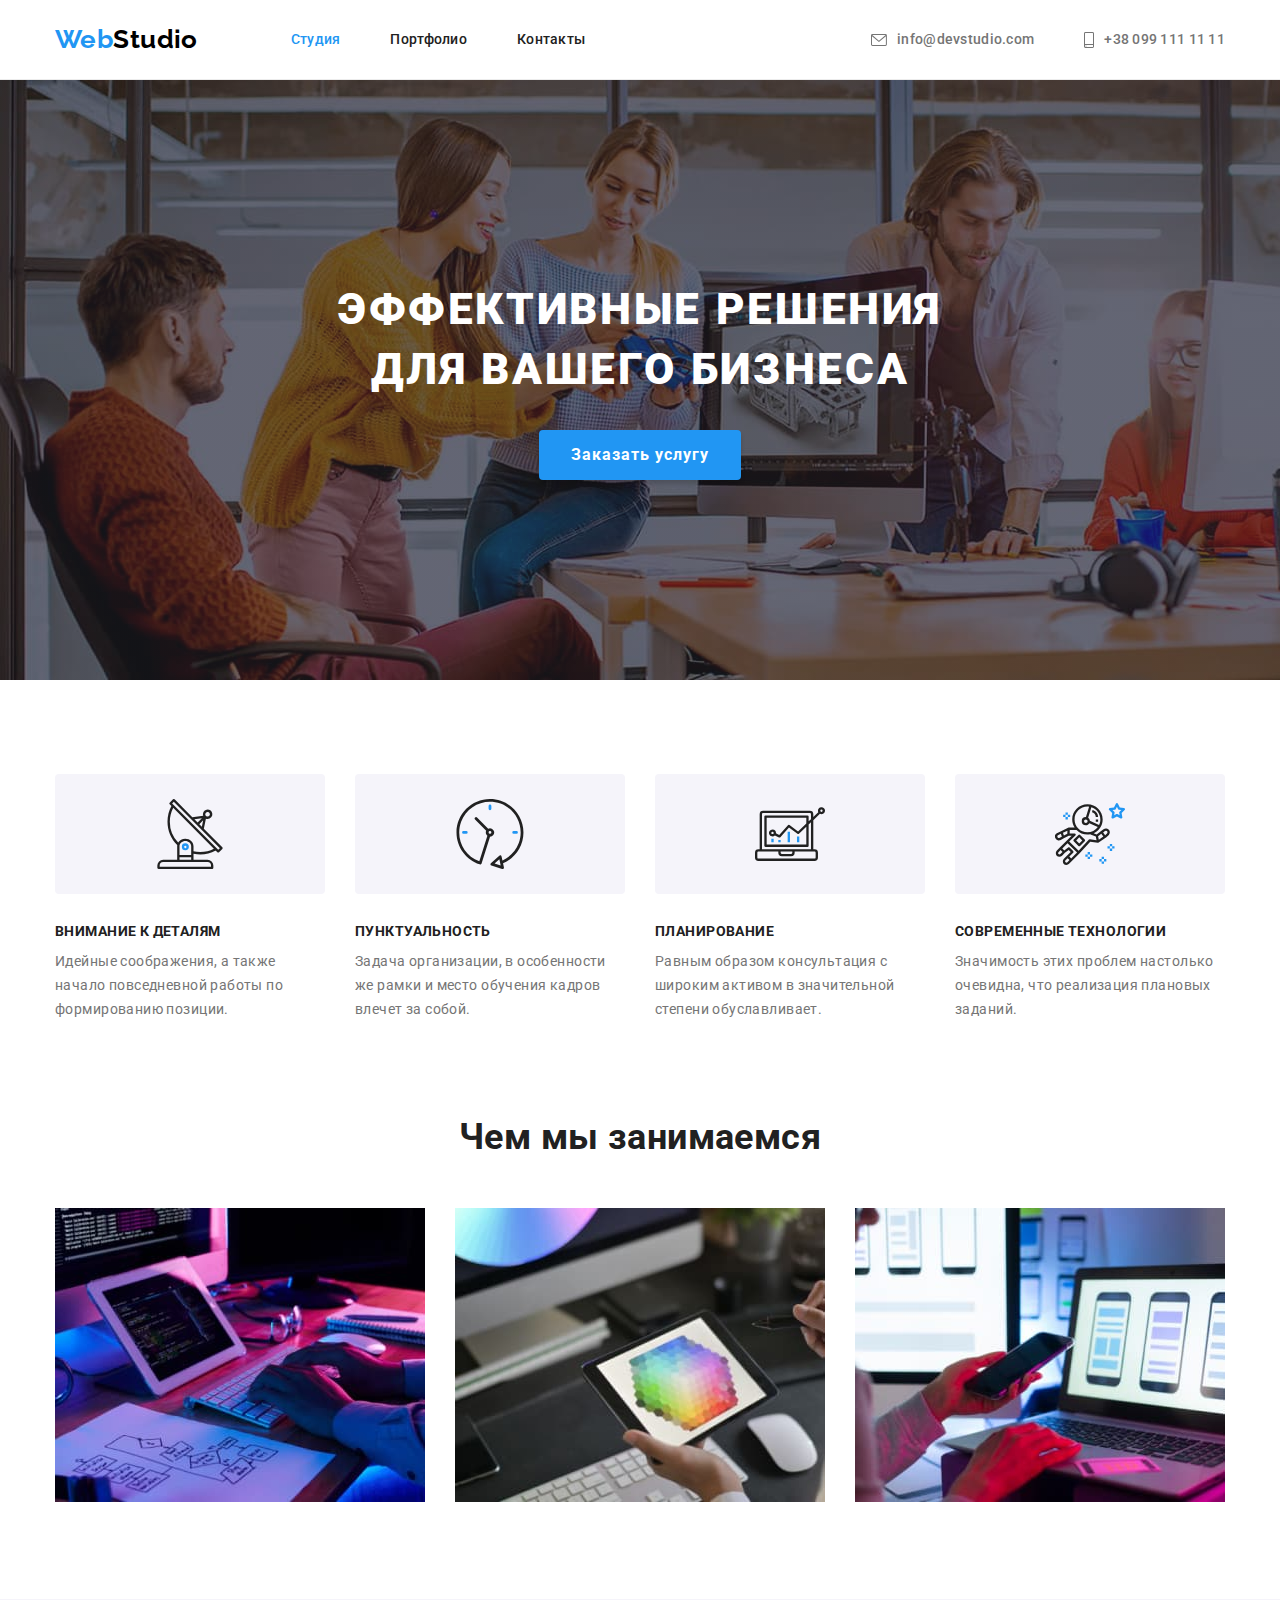
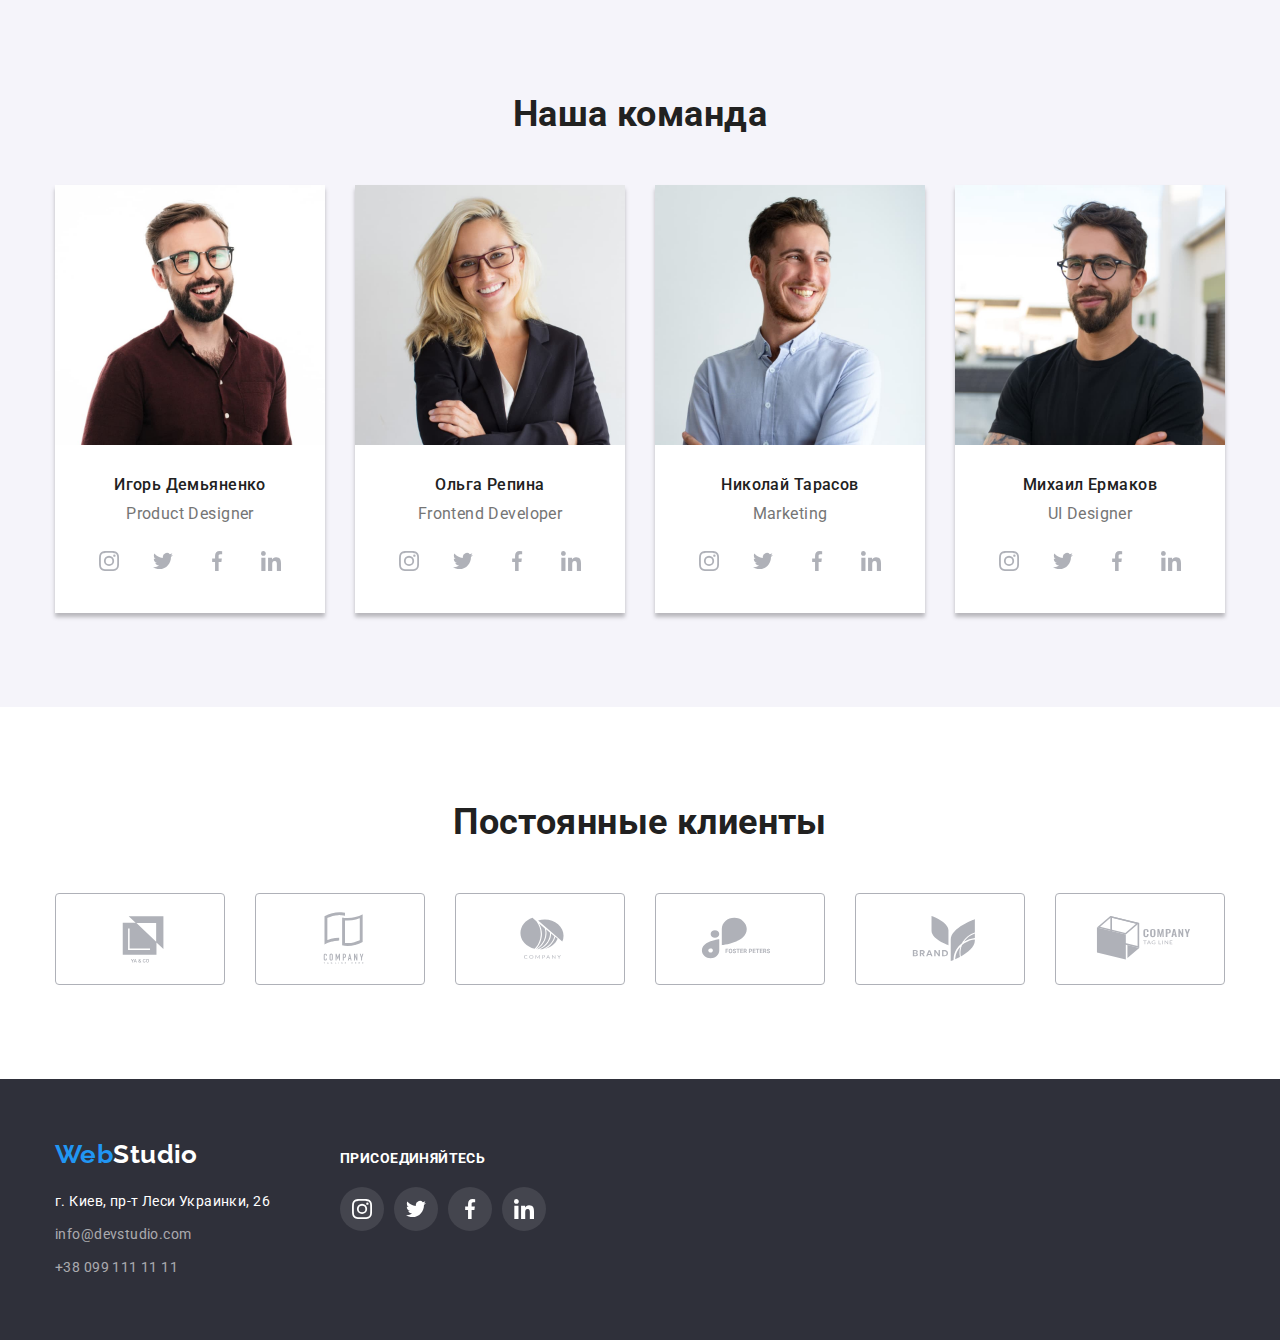
<file: index.html>
<!DOCTYPE html>
<html lang="ru">
  <head>
    <meta charset="UTF-8" />
    <meta http-equiv="X-UA-Compatible" content="IE=edge" />
    <meta name="viewport" content="width=device-width, initial-scale=1.0" />
    <title>Студия</title>
    <link
      href="https://fonts.googleapis.com/css2?family=Raleway:wght@700&family=Roboto:wght@400;500;700;900&display=swap"
      rel="stylesheet"
    />
    <link
      rel="stylesheet"
      href="https://cdnjs.cloudflare.com/ajax/libs/modern-normalize/1.1.0/modern-normalize.min.css"
      integrity="sha512-wpPYUAdjBVSE4KJnH1VR1HeZfpl1ub8YT/NKx4PuQ5NmX2tKuGu6U/JRp5y+Y8XG2tV+wKQpNHVUX03MfMFn9Q=="
      crossorigin="anonymous"
      referrerpolicy="no-referrer"
    />
    <link rel="stylesheet" href="./css/styles.css" />
  </head>

  <body>
    <!-- Верхняя линия -->

    <header class="page-header">
      <div class="container main-nav">
        <a class="logo primary" href="./index.html"> <span class="logo-item">Web</span>Studio </a>
        <nav>
          <ul class="site-nav list">
            <li class="item"><a class="link current" href="">Студия</a></li>
            <li class="item"><a class="link" href="./portfolio.html">Портфолио</a></li>
            <li class="item"><a class="link" href="">Контакты</a></li>
          </ul>
        </nav>
        <ul class="contacts list">
          <li class="item">
            <a class="contact" href="mailto:info@devstudio.com">
              <svg class="icon-envelope" width="16" height="12">
                <use href="./images/icons.svg#icon-envelope"></use>
              </svg>
              info@devstudio.com
            </a>
          </li>
          <li class="item">
            <a class="contact" href="tel:+380991111111">
              <svg class="icon-smartphone" width="10" height="16">
                <use href="./images/icons.svg#icon-smartphone"></use>
              </svg>
              +38 099 111 11 11
            </a>
          </li>
        </ul>
      </div>
    </header>

    <main>
      <!-- Шапка -->
      <section class="hero overlay">
        <div class="container">
          <h1 class="hero-title">Эффективные решения для вашего бизнеса</h1>
          <button class="button" type="button">Заказать услугу</button>
        </div>
      </section>

      <!-- Особенности -->
      <section class="features section">
        <div class="container">
          <h2 hidden class="section-title">Особенности</h2>
          <ul class="features list">
            <li class="item">
              <div class="icon">
                <svg class="icon-antenna" width="70" height="70">
                  <use href="./images/icons.svg#icon-antenna"></use>
                </svg>
              </div>
              <h3 class="feature-title">Внимание к деталям</h3>
              <p class="description">
                Идейные соображения, а также начало повседневной работы по формированию позиции.
              </p>
            </li>
            <li class="item">
              <div class="icon">
                <svg class="icon-clock" width="70" height="70">
                  <use href="./images/icons.svg#icon-clock"></use>
                </svg>
              </div>
              <h3 class="feature-title">Пунктуальность</h3>
              <p class="description">
                Задача организации, в особенности же рамки и место обучения кадров влечет за собой.
              </p>
            </li>
            <li class="item">
              <div class="icon">
                <svg class="icon-diagram" width="70" height="70">
                  <use href="./images/icons.svg#icon-diagram"></use>
                </svg>
              </div>
              <h3 class="feature-title">Планирование</h3>
              <p class="description">
                Равным образом консультация с широким активом в значительной степени обуславливает.
              </p>
            </li>
            <li class="item">
              <div class="icon">
                <svg class="icon-astronaut" width="70" height="70">
                  <use href="./images/icons.svg#icon-astronaut"></use>
                </svg>
              </div>
              <h3 class="feature-title">Современные технологии</h3>
              <p class="description">
                Значимость этих проблем настолько очевидна, что реализация плановых заданий.
              </p>
            </li>
          </ul>
        </div>
      </section>

      <!-- Чем мы занимаемся -->
      <section class="section">
        <div class="container">
          <h2 class="section-title">Чем мы занимаемся</h2>
          <ul class="wedo list">
            <li class="item">
              <img src="./images/box1.jpg" alt="Десктопные приложения" width="370" height="294" />
            </li>
            <li class="item">
              <img src="./images/box2.jpg" alt="Мобильные приложения" width="370" height="294" />
            </li>
            <li class="item">
              <img src="./images/box3.jpg" alt="Дизайнерские решения" width="370" height="294" />
            </li>
          </ul>
        </div>
      </section>

      <!-- Наша компанда -->
      <section class="section team">
        <div class="container">
          <h2 class="section-title">Наша команда</h2>
          <ul class="team list">
            <li class="teammate">
              <img
                class="foto"
                src="./images/img1.jpg"
                alt="Фото Игоря Демьяненко"
                width="270"
                height="260"
              />
              <div class="card">
                <h3 class="name">Игорь Демьяненко</h3>
                <p class="position" lang="en">Product Designer</p>
                <ul class="socials list">
                  <li class="item">
                    <a class="link" href="">
                      <svg class="link-icon" width="20" height="20">
                        <use href="./images/icons.svg#icon-instagram"></use>
                      </svg>
                    </a>
                  </li>
                  <li class="item">
                    <a class="link" href="">
                      <svg class="link-icon" width="20" height="20">
                        <use href="./images/icons.svg#icon-twitter"></use>
                      </svg>
                    </a>
                  </li>
                  <li class="item">
                    <a class="link" href="">
                      <svg class="link-icon" width="20" height="20">
                        <use href="./images/icons.svg#icon-facebook"></use>
                      </svg>
                    </a>
                  </li>
                  <li class="item">
                    <a class="link" href="">
                      <svg class="link-icon" width="20" height="20">
                        <use href="./images/icons.svg#icon-linkedin"></use>
                      </svg>
                    </a>
                  </li>
                </ul>
              </div>
            </li>
            <li class="teammate">
              <img
                class="foto"
                src="./images/img2.jpg"
                alt="Фото Ольги Репиной"
                width="270"
                height="260"
              />
              <div class="card">
                <h3 class="name">Ольга Репина</h3>
                <p class="position" lang="en">Frontend Developer</p>
                <ul class="socials list">
                  <li class="item">
                    <a class="link" href="">
                      <svg class="link-icon" width="20" height="20">
                        <use href="./images/icons.svg#icon-instagram"></use>
                      </svg>
                    </a>
                  </li>
                  <li class="item">
                    <a class="link" href="">
                      <svg class="link-icon" width="20" height="20">
                        <use href="./images/icons.svg#icon-twitter"></use>
                      </svg>
                    </a>
                  </li>
                  <li class="item">
                    <a class="link" href="">
                      <svg class="link-icon" width="20" height="20">
                        <use href="./images/icons.svg#icon-facebook"></use>
                      </svg>
                    </a>
                  </li>
                  <li class="item">
                    <a class="link" href="">
                      <svg class="link-icon" width="20" height="20">
                        <use href="./images/icons.svg#icon-linkedin"></use>
                      </svg>
                    </a>
                  </li>
                </ul>
              </div>
            </li>
            <li class="teammate">
              <img
                class="foto"
                src="./images/img3.jpg"
                alt="Фото Николая Тарасова"
                width="270"
                height="260"
              />
              <div class="card">
                <h3 class="name">Николай Тарасов</h3>
                <p class="position" lang="en">Marketing</p>
                <ul class="socials list">
                  <li class="item">
                    <a class="link" href="">
                      <svg class="link-icon" width="20" height="20">
                        <use href="./images/icons.svg#icon-instagram"></use>
                      </svg>
                    </a>
                  </li>
                  <li class="item">
                    <a class="link" href="">
                      <svg class="link-icon" width="20" height="20">
                        <use href="./images/icons.svg#icon-twitter"></use>
                      </svg>
                    </a>
                  </li>
                  <li class="item">
                    <a class="link" href="">
                      <svg class="link-icon" width="20" height="20">
                        <use href="./images/icons.svg#icon-facebook"></use>
                      </svg>
                    </a>
                  </li>
                  <li class="item">
                    <a class="link" href="">
                      <svg class="link-icon" width="20" height="20">
                        <use href="./images/icons.svg#icon-linkedin"></use>
                      </svg>
                    </a>
                  </li>
                </ul>
              </div>
            </li>
            <li class="teammate">
              <img
                class="foto"
                src="./images/img4.jpg"
                alt="Фото Михаила Ермакова"
                width="270"
                height="260"
              />
              <div class="card">
                <h3 class="name">Михаил Ермаков</h3>
                <p class="position" lang="en">UI Designer</p>
                <ul class="socials list">
                  <li class="item">
                    <a class="link" href="">
                      <svg class="link-icon" width="20" height="20">
                        <use href="./images/icons.svg#icon-instagram"></use>
                      </svg>
                    </a>
                  </li>
                  <li class="item">
                    <a class="link" href="">
                      <svg class="link-icon" width="20" height="20">
                        <use href="./images/icons.svg#icon-twitter"></use>
                      </svg>
                    </a>
                  </li>
                  <li class="item">
                    <a class="link" href="">
                      <svg class="link-icon" width="20" height="20">
                        <use href="./images/icons.svg#icon-facebook"></use>
                      </svg>
                    </a>
                  </li>
                  <li class="item">
                    <a class="link" href="">
                      <svg class="link-icon" width="20" height="20">
                        <use href="./images/icons.svg#icon-linkedin"></use>
                      </svg>
                    </a>
                  </li>
                </ul>
              </div>
            </li>
          </ul>
        </div>
      </section>

      <!-- Постоянные клиенты -->
      <section class="section clients">
        <div class="container">
          <h2 class="section-title clients">Постоянные клиенты</h2>
          <ul class="clients list">
            <li class="item">
              <a class="client-link" href="">
                <svg class="client-icon" width="106" height="60">
                  <use href="./images/icons.svg#icon-union"></use>
                </svg>
              </a>
            </li>
            <li class="item">
              <a class="client-link" href="">
                <svg class="client-icon" width="106" height="60">
                  <use href="./images/icons.svg#icon-taglinehere"></use>
                </svg>
              </a>
            </li>
            <li class="item">
              <a class="client-link" href="">
                <svg class="client-icon" width="106" height="60">
                  <use href="./images/icons.svg#icon-company"></use>
                </svg>
              </a>
            </li>
            <li class="item">
              <a class="client-link" href="">
                <svg class="client-icon" width="106" height="60">
                  <use href="./images/icons.svg#icon-foster"></use>
                </svg>
              </a>
            </li>
            <li class="item">
              <a class="client-link" href="">
                <svg class="client-icon" width="106" height="60">
                  <use href="./images/icons.svg#icon-brand"></use>
                </svg>
              </a>
            </li>
            <li class="item">
              <a class="client-link" href="">
                <svg class="client-icon" width="106" height="60">
                  <use href="./images/icons.svg#icon-tagline"></use>
                </svg>
              </a>
            </li>
          </ul>
        </div>
      </section>
    </main>

    <!-- Подвал -->
    <footer class="footer">
      <div class="container footer-container">
        <div>
          <a class="logo secondary" href="./index.html"
            ><span class="logo-item">Web</span><span class="logo-down">Studio</span>
          </a>
          <address class="address">г. Киев, пр-т Леси Украинки, 26</address>
          <ul class="footer-contacts list">
            <li class="item">
              <a class="contact-down" href="mailto:info@devstudio.com">info@devstudio.com</a>
            </li>
            <li class="item">
              <a class="contact-down" href="tel:+380991111111">+38 099 111 11 11</a>
            </li>
          </ul>
        </div>
        <!-- Ссылки на соцсети -->

        <div class="footer-socials social-links">
          <p class="footer-text">присоединяйтесь</p>
          <ul class="socials list">
            <li class="item">
              <a class="footer-link link" href="">
                <svg class="link-icon" width="20" height="20">
                  <use href="./images/icons.svg#icon-instagram"></use>
                </svg>
              </a>
            </li>
            <li class="item">
              <a class="footer-link link" href="">
                <svg class="link-icon" width="20" height="20">
                  <use href="./images/icons.svg#icon-twitter"></use>
                </svg>
              </a>
            </li>
            <li class="item">
              <a class="footer-link link" href="">
                <svg class="link-icon" width="20" height="20">
                  <use href="./images/icons.svg#icon-facebook"></use>
                </svg>
              </a>
            </li>
            <li class="item">
              <a class="footer-link link" href="">
                <svg class="link-icon" width="20" height="20">
                  <use href="./images/icons.svg#icon-linkedin"></use>
                </svg>
              </a>
            </li>
          </ul>
        </div>
      </div>
    </footer>
  </body>
</html>
</file>
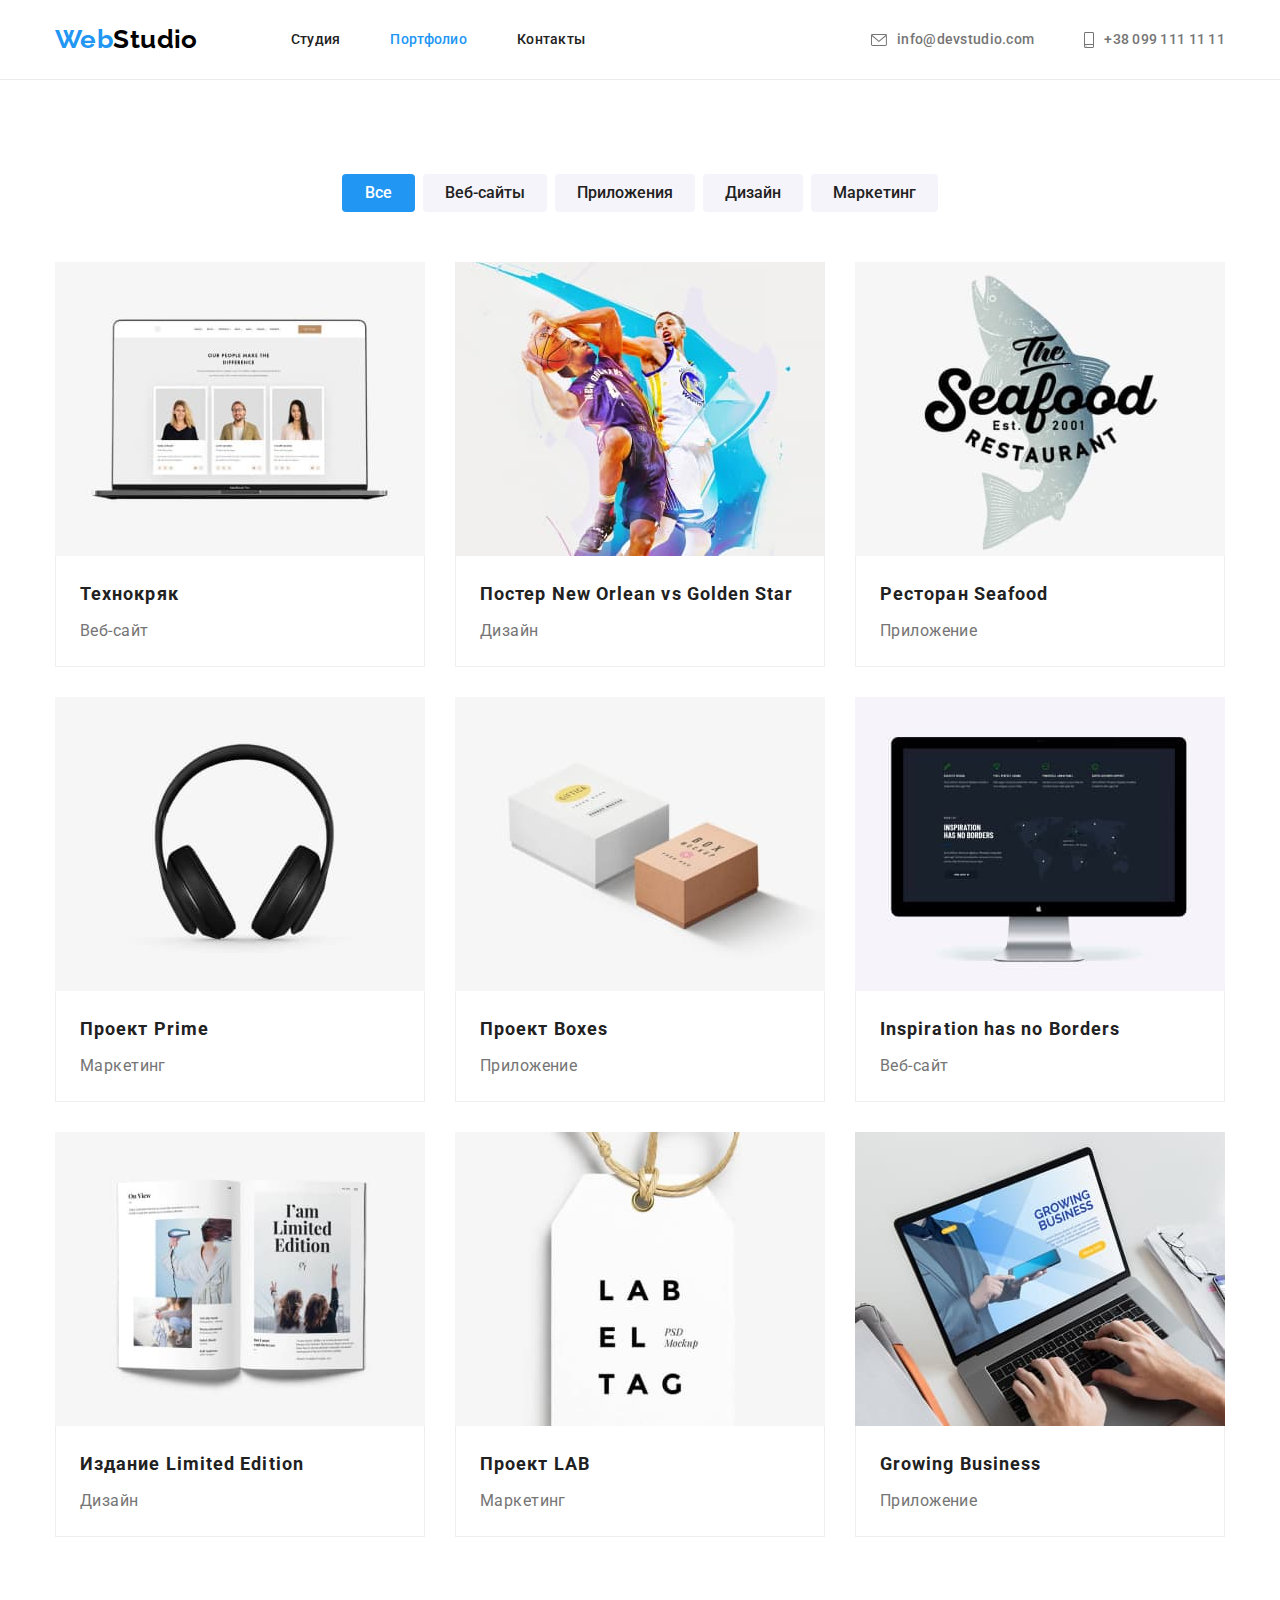
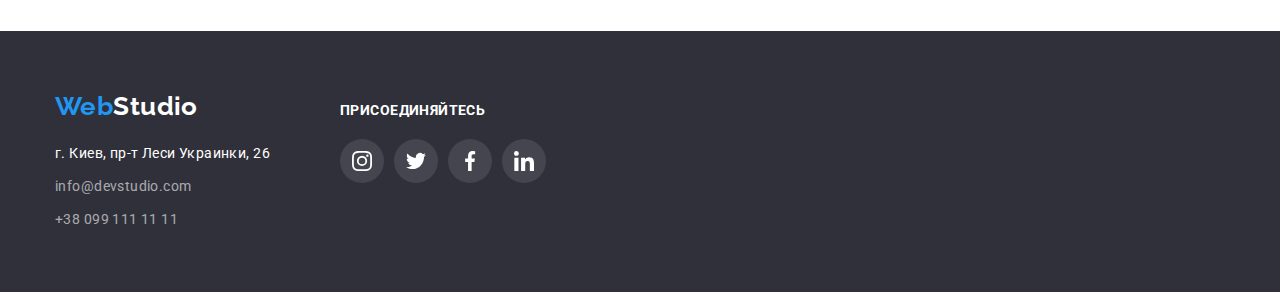
<file: portfolio.html>
<!DOCTYPE html>
<html lang="ru">
  <head>
    <meta charset="UTF-8" />
    <meta http-equiv="X-UA-Compatible" content="IE=edge" />
    <meta name="viewport" content="width=device-width, initial-scale=1.0" />
    <title>Портфоліо</title>
    <link
      href="https://fonts.googleapis.com/css2?family=Raleway:wght@700&family=Roboto:wght@400;500;700;900&display=swap"
      rel="stylesheet"
    />
    <link
      rel="stylesheet"
      href="https://cdnjs.cloudflare.com/ajax/libs/modern-normalize/1.1.0/modern-normalize.min.css"
      integrity="sha512-wpPYUAdjBVSE4KJnH1VR1HeZfpl1ub8YT/NKx4PuQ5NmX2tKuGu6U/JRp5y+Y8XG2tV+wKQpNHVUX03MfMFn9Q=="
      crossorigin="anonymous"
      referrerpolicy="no-referrer"
    />
    <link rel="stylesheet" href="./css/styles.css" />
  </head>
  <body>
    <!-- Верхняя линия -->
    <header class="page-header">
      <div class="container main-nav">
        <a class="logo primary" href="./index.html"> <span class="logo-item">Web</span>Studio </a>
        <nav>
          <ul class="site-nav list">
            <li class="item"><a class="link" href="./index.html">Студия</a></li>
            <li class="item"><a class="link current" href="">Портфолио</a></li>
            <li class="item"><a class="link" href="">Контакты</a></li>
          </ul>
        </nav>
        <ul class="contacts list">
          <li class="item">
            <a class="contact" href="mailto:info@devstudio.com">
              <svg class="icon-envelope" width="16" height="12">
                <use href="./images/icons.svg#icon-envelope"></use>
              </svg>
              info@devstudio.com
            </a>
          </li>
          <li class="item">
            <a class="contact" href="tel:+380991111111">
              <svg class="icon-smartphone" width="10" height="16">
                <use href="./images/icons.svg#icon-smartphone"></use>
              </svg>
              +38 099 111 11 11
            </a>
          </li>
        </ul>
      </div>
    </header>

    <main>
      <!-- Портфолио -->
      <section class="section">
        <div class="container">
          <h1 hidden>Портфолио</h1>

          <!-- Фильтры -->

          <ul class="filters list">
            <li class="item">
              <button class="filter active-btn" type="button">Все</button>
            </li>
            <li class="item">
              <button class="filter" type="button">Веб-сайты</button>
            </li>
            <li class="item">
              <button class="filter" type="button">Приложения</button>
            </li>
            <li class="item">
              <button class="filter" type="button">Дизайн</button>
            </li>
            <li class="item">
              <button class="filter" type="button">Маркетинг</button>
            </li>
          </ul>

          <!-- Примеры работ -->
          <ul class="works list">
            <li class="item">
              <img
                class="card-image"
                src="./images/img1p.jpg"
                alt="Главная страница сайта Технокряк"
                width="370"
                height="294"
              />
              <div class="work-card">
                <h2 class="work-title">Технокряк</h2>
                <p class="type">Веб-сайт</p>
              </div>
            </li>
            <li class="item">
              <img
                class="card-image"
                src="./images/img2p.jpg"
                alt="Постер New Orlean vs Golden Star"
                width="370"
                height="294"
              />
              <div class="work-card">
                <h2 class="work-title">Постер New Orlean vs Golden Star</h2>
                <p class="type">Дизайн</p>
              </div>
            </li>
            <li class="item">
              <img
                class="card-image"
                src="./images/img3p.jpg"
                alt="Обложка приложения ресторана Seafood"
                width="370"
                height="294"
              />
              <div class="work-card">
                <h2 class="work-title">Ресторан Seafood</h2>
                <p class="type">Приложение</p>
              </div>
            </li>
            <li class="item">
              <img
                class="card-image"
                src="./images/img4p.jpg"
                alt="Наушники"
                width="370"
                height="294"
              />
              <div class="work-card">
                <h2 class="work-title">Проект Prime</h2>
                <p class="type">Маркетинг</p>
              </div>
            </li>
            <li class="item">
              <img
                class="card-image"
                src="./images/img5p.jpg"
                alt="Коробки"
                width="370"
                height="294"
              />
              <div class="work-card">
                <h2 class="work-title">Проект Boxes</h2>
                <p class="type">Приложение</p>
              </div>
            </li>
            <li class="item">
              <img
                class="card-image"
                src="./images/img6p.jpg"
                alt="Главная страница сайта Inspiration has no Borders"
                width="370"
                height="294"
              />
              <div class="work-card">
                <h2 class="work-title">Inspiration has no Borders</h2>
                <p class="type">Веб-сайт</p>
              </div>
            </li>
            <li class="item">
              <img
                class="card-image"
                src="./images/img7p.jpg"
                alt="Раскрытая книга"
                width="370"
                height="294"
              />
              <div class="work-card">
                <h2 class="work-title">Издание Limited Edition</h2>
                <p class="type">Дизайн</p>
              </div>
            </li>
            <li class="item">
              <img
                class="card-image"
                src="./images/img8p.jpg"
                alt="Ярлык проекта LAB"
                width="370"
                height="294"
              />
              <div class="work-card">
                <h2 class="work-title">Проект LAB</h2>
                <p class="type">Маркетинг</p>
              </div>
            </li>
            <li class="item">
              <img
                class="card-image"
                src="./images/img9p.jpg"
                alt="Экран компьютера с главной страницей"
                width="370"
                height="294"
              />
              <div class="work-card">
                <h2 class="work-title">Growing Business</h2>
                <p class="type">Приложение</p>
              </div>
            </li>
          </ul>
        </div>
      </section>
    </main>

    <!-- Подвал -->
    <footer class="footer">
      <div class="container footer-container">
        <div>
          <a class="logo secondary" href="./index.html"
            ><span class="logo-item">Web</span><span class="logo-down">Studio</span>
          </a>
          <address class="address">г. Киев, пр-т Леси Украинки, 26</address>
          <ul class="footer-contacts list">
            <li class="item">
              <a class="contact-down" href="mailto:info@devstudio.com">info@devstudio.com</a>
            </li>
            <li class="item">
              <a class="contact-down" href="tel:+380991111111">+38 099 111 11 11</a>
            </li>
          </ul>
        </div>
        <!-- Ссылки на соцсети -->

        <div class="footer-socials social-links">
          <p class="footer-text">присоединяйтесь</p>
          <ul class="socials list">
            <li class="item">
              <a class="footer-link link" href="">
                <svg class="link-icon" width="20" height="20">
                  <use href="./images/icons.svg#icon-instagram"></use>
                </svg>
              </a>
            </li>
            <li class="item">
              <a class="footer-link link" href="">
                <svg class="link-icon" width="20" height="20">
                  <use href="./images/icons.svg#icon-twitter"></use>
                </svg>
              </a>
            </li>
            <li class="item">
              <a class="footer-link link" href="">
                <svg class="link-icon" width="20" height="20">
                  <use href="./images/icons.svg#icon-facebook"></use>
                </svg>
              </a>
            </li>
            <li class="item">
              <a class="footer-link link" href="">
                <svg class="link-icon" width="20" height="20">
                  <use href="./images/icons.svg#icon-linkedin"></use>
                </svg>
              </a>
            </li>
          </ul>
        </div>
      </div>
    </footer>
  </body>
</html>
</file>
<file: css/styles.css>
html {
  box-sizing: border-box;
}

*,
*::before,
*::after {
  box-sizing: inherit;
}

:root {
  --primary-text-color: #212121;
  --main-background-color: #ffffff;
  --accent-color: #2196f3;
  --basic-white: #ffffff;
}

body {
  margin: 0;
  font-family: Roboto, sans-serif;

  font-size: 14px;
  letter-spacing: 0.03em;
  color: #757575;
}

/* Ulilities */

h1,
h2,
h3,
p {
  margin-top: 0;
  margin-bottom: 0;
}

.list {
  list-style: none;
  padding: 0;
  margin: 0;
}

.link {
  text-decoration: none;
  color: inherit;
}

.container {
  width: 1200px;
  padding-right: 15px;
  padding-left: 15px;
  margin: 0 auto;
}

/* Header */

.page-header {
  border-bottom: 1px solid #ececec;
}

/* Main nav */

.main-nav {
  display: flex;
  align-items: center;
}

/* Logo */

.logo {
  font-family: Raleway, bold;
  font-weight: 700;
  font-size: 26px;
  line-height: 1.19;
  color: #000000;
  text-decoration: none;
}

.logo-item {
  color: var(--accent-color);
}

.logo-down {
  color: var(--basic-white);
}

/* Site nav */

nav {
  margin-left: 93px;
}

.site-nav {
  display: flex;
  gap: 50px;
}

/* .site-nav .item + .item {
  margin-left: 50px;
} */

/* .site-nav .snitem:not(last-child) {
   margin-right: 50px;
} */

.site-nav.list {
  font-weight: 500;
  line-height: 1.14;
  letter-spacing: 0.02em;
  color: var(--primary-text-color);
}

.site-nav .link {
  display: block;
  padding-top: 32px;
  padding-bottom: 31px;
}

.site-nav .link:hover,
.site-nav .link:focus {
  color: var(--accent-color);
}

.site-nav .link.current {
  color: var(--accent-color);
}

/* Contacts */

.contacts.list {
  display: flex;
  margin-left: auto;
  gap: 50px;
}

.contacts .contact {
  display: flex;
  justify-content: center;
  align-items: center;
  padding-top: 32px;
  padding-bottom: 31px;

  font-weight: 500;
  line-height: 1.14;
  letter-spacing: 0.02em;
  color: #757575;
  text-decoration: none;
}

.contacts .contact:hover,
.contacts .contact:focus {
  color: var(--accent-color);
}

.icon-envelope {
  fill: currentColor;
  margin-right: 10px;
}

.icon-enlope:hover,
.icon-enlope:focus {
  column-fill: var(--accent-color);
}

.icon-smartphone {
  fill: currentColor;
  margin-right: 10px;
}

.icon-smartphone:hover,
.icon-smartphone:focus {
  column-fill: var(--accent-color);
}

/* Body index */

/* Hero */

.hero {
  padding: 200px 0;
  text-align: center;
}

/* Overlay */

.overlay {
  height: 600px;
  max-width: 1600px;
  margin-left: auto;
  margin-right: auto;
  background-image: linear-gradient(to right, rgba(47, 48, 58, 0.4), rgba(47, 48, 58, 0.4)),
    url(../images/hero.jpg);

  background-size: cover;
  background-repeat: no-repeat;
  background-color: #2f303a;
}

.hero-title {
  width: 696px;
  margin: 0 auto;
  margin-bottom: 30px;
  font-weight: 900;
  font-size: 44px;
  line-height: 1.36;

  letter-spacing: 0.06em;
  color: var(--basic-white);
  text-align: center;
  text-transform: uppercase;
}

.button {
  min-width: 200px;
  padding: 10px 32px;

  font-family: inherit;
  font-weight: 700;
  font-size: 16px;
  line-height: 1.88;
  letter-spacing: 0.06em;
  text-align: center;

  color: var(--basic-white);
  background-color: var(--accent-color);
  border-color: transparent;
  box-shadow: 0px 4px 4px rgba(0, 0, 0, 0.15);
  border: none;
  border-radius: 4px;
}

.button:hover {
  background-color: #188ce8;
}

/* Section Utilites */

.section {
  padding-top: 94px;
  padding-bottom: 94px;
}

.section-title {
  margin-bottom: 50px;
  font-size: 36px;
  line-height: 1.17;
  color: var(--primary-text-color);
  text-align: center;
}

/* Section features */

.features.section {
  padding-bottom: 0;
}

.features.list {
  display: flex;
  gap: 30px;
}

.feature.list .item {
  width: 270px;
}

.icon {
  padding: 25px 100px;
  width: 270px;
  height: 120px;
  margin-bottom: 30px;
  background-color: #f5f4fa;
  border: none;
  border-radius: 4px;
}

.feature-title {
  margin-bottom: 10px;
  font-size: 14px;
  line-height: 1.14;
  color: var(--primary-text-color);

  text-transform: uppercase;
}

.description {
  width: 270px;
  line-height: 1.71;
}

/* Section What we do */

.wedo.list {
  display: flex;
  gap: 30px;
}

/* Section Our team */

.section.team {
  background-color: #f5f4fa;
}

.team.list {
  display: flex;
  gap: 30px;
}

.team.list .teammate {
  box-shadow: 0px 4px 4px rgba(0, 0, 0, 0.25);
}

.team.list .card {
  width: 270px;
  padding-top: 30px;
  padding-bottom: 30px;
  text-align: center;
  background-color: var(--basic-white);
}

.foto {
  display: block;
  max-width: 100%;
  height: auto;
}

.name {
  margin-bottom: 10px;

  font-weight: 500;
  font-size: 16px;
  line-height: 1.19;
  color: var(--primary-text-color);
}

.position {
  font-size: 16px;
  line-height: 1.19;
  margin-bottom: 16px;
}

.socials {
  display: flex;
  justify-content: center;
  align-items: center;
  gap: 10px;
}

.socials .link {
  display: flex;
  justify-content: center;
  align-items: center;
  padding: 12px;
  color: #afb1b8;
  border-radius: 50%;
}

.socials .link:hover,
.socials .link:focus {
  background-color: var(--accent-color);
  color: var(--basic-white);
}

.link-icon {
  fill: currentColor;
}

/* Clients */

.clients.list {
  display: flex;
  justify-content: center;
  align-items: center;
  gap: 30px;
}

.clients.list .item {
  width: 170px;
  height: 92px;
}

.client-link {
  display: block;
  width: 100%;
  height: 100%;
  padding: 15px 35px;
  fill: #afb1b8;
  border: 1px solid #afb1b8;
  border-radius: 4px;
}

.client-link:hover,
.client-link:focus {
  fill: var(--accent-color);
  border: 1px solid var(--accent-color);
}

/* Portfolio */

.filters.list {
  display: flex;
  justify-content: center;
  margin-bottom: 50px;
  gap: 8px;
}

.filters .filter {
  min-width: 73px;
  padding: 6px 22px;

  font-family: inherit;
  font-weight: 500;
  font-size: 16px;
  line-height: 1.62;
  color: var(--primary-text-color);
  background-color: #f5f4fa;
  border: none;
  border-radius: 4px;
}

.filters .filter:hover,
.filters .filter:focus {
  background-color: var(--accent-color);
  color: var(--basic-white);
  box-shadow: 0px 4px 4px rgba(0, 0, 0, 0.25);
}

.filters .active-btn {
  background-color: var(--accent-color);
  color: var(--basic-white);
}

.button,
.filter {
  cursor: pointer;
}

/* Our works */

.works.list {
  display: flex;
  flex-wrap: wrap;
  /* gap: 30px; */
}

.works.list .item {
  width: 370px;
  margin-right: 30px;
  margin-bottom: 30px;
  cursor: pointer;
}

.works.list .item:nth-child(3n) {
  margin-right: 0;
}

.works.list .item:nth-last-child(-n + 3) {
  margin-bottom: 0;
}

.works.list .item:hover {
  box-shadow: 0px 4px 4px rgba(0, 0, 0, 0.25);
}

.work-card {
  padding: 20px 24px;
  border: 1px solid #eeeeee;
  border-top: none;
}

.card-image {
  display: block;
}

.work-title {
  margin-bottom: 4px;

  font-size: 18px;
  line-height: 2;
  color: var(--primary-text-color);
  letter-spacing: 0.06em;
}

.type {
  font-size: 16px;
  line-height: 1.88;
}

/* Footer */

.footer {
  padding-top: 60px;
  padding-bottom: 60px;
  line-height: 1.71;
  background-color: #2f303a;
}

.footer-container {
  display: flex;
  align-items: baseline;
}

.logo.secondary {
  display: block;
  margin-bottom: 20px;
}

.address {
  font-style: normal;
  color: var(--basic-white);
}

.footer-contacts .item {
  margin-top: 9px;
}

.contact-down {
  font-style: normal;
  color: rgba(255, 255, 255, 0.6);
  text-decoration: none;
}

.footer-contacts .contact-down:hover,
.footer-contacts .contact-down:focus {
  color: var(--accent-color);
}

.footer-socials {
  margin-left: 70px;
}

.footer-text {
  margin-bottom: 20px;
  text-align: left;
  font-weight: 700;
  line-height: 1.14;
  text-transform: uppercase;
  color: var(--basic-white);
}

.socials .footer-link {
  color: var(--basic-white);
  background-color: rgba(255, 255, 255, 0.1);
}

.socials.footer .link:hover,
.socials.footer .link:focus {
  background-color: var(--accent-color);
}
</file>
